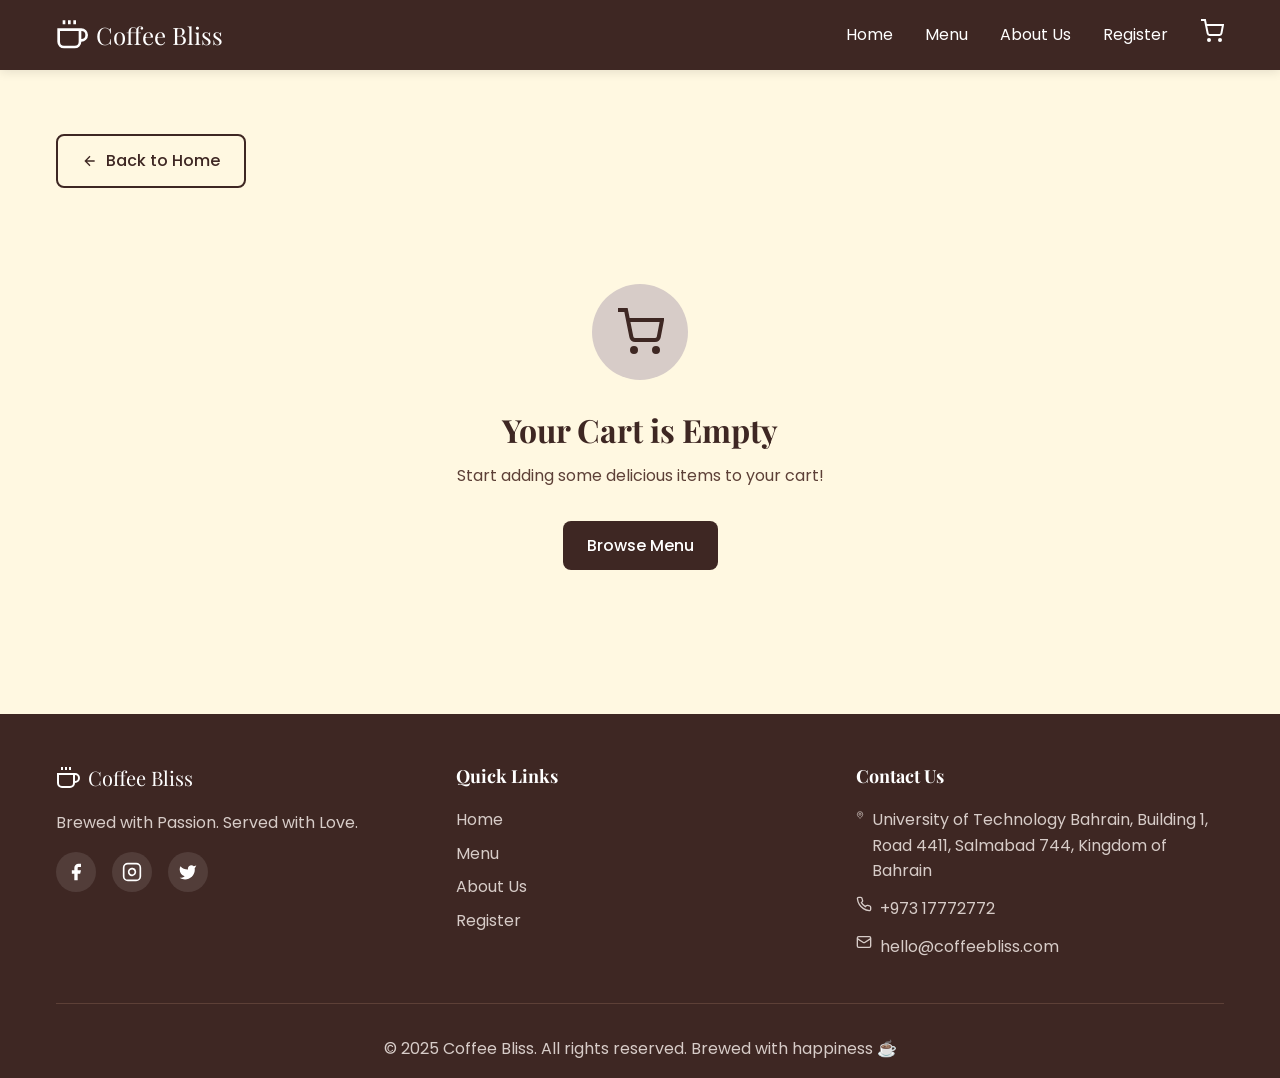
<file: cart.html>
<!DOCTYPE html>
<html lang="en">
<head>
    <meta charset="UTF-8">
    <meta name="viewport" content="width=device-width, initial-scale=1.0">
    <title>Shopping Cart - Coffee Bliss</title>
    <link rel="stylesheet" href="styles.css">
    <link href="https://fonts.googleapis.com/css2?family=Playfair+Display:wght@400;500;600;700&family=Poppins:wght@300;400;500;600;700&display=swap" rel="stylesheet">
</head>
<body>
    <!-- Navigation -->
    <nav class="navbar">
        <div class="container">
            <a href="index.html" class="logo">
                <svg class="icon" viewBox="0 0 24 24" fill="none" stroke="currentColor" stroke-width="2">
                    <path d="M18 8h1a4 4 0 0 1 0 8h-1M2 8h16v9a4 4 0 0 1-4 4H6a4 4 0 0 1-4-4V8zm4-7v3m4-3v3m4-3v3"/>
                </svg>
                <span class="logo-text">Coffee Bliss</span>
            </a>
            
            <div class="nav-links">
                <a href="index.html" class="nav-link">Home</a>
                <a href="menu.html" class="nav-link">Menu</a>
                <a href="about.html" class="nav-link">About Us</a>
                <a href="register.html" class="nav-link">Register</a>
                <a href="cart.html" class="cart-link active">
                    <svg class="icon" viewBox="0 0 24 24" fill="none" stroke="currentColor" stroke-width="2">
                        <circle cx="9" cy="21" r="1"/><circle cx="20" cy="21" r="1"/>
                        <path d="M1 1h4l2.68 13.39a2 2 0 0 0 2 1.61h9.72a2 2 0 0 0 2-1.61L23 6H6"/>
                    </svg>
                    <span class="cart-count" id="cartCount">0</span>
                </a>
            </div>
        </div>
    </nav>

    <!-- Main Content -->
    <main class="page-content">
        <div class="container">
            <a href="index.html" class="btn btn-outline mb-4">
                <svg class="icon-sm" viewBox="0 0 24 24" fill="none" stroke="currentColor" stroke-width="2">
                    <path d="m12 19-7-7 7-7m7 7H5"/>
                </svg>
                Back to Home
            </a>

            <!-- Empty Cart State -->
            <div id="emptyCart" class="empty-cart" style="display: none;">
                <div class="empty-icon">
                    <svg viewBox="0 0 24 24" fill="none" stroke="currentColor" stroke-width="2">
                        <circle cx="9" cy="21" r="1"/><circle cx="20" cy="21" r="1"/>
                        <path d="M1 1h4l2.68 13.39a2 2 0 0 0 2 1.61h9.72a2 2 0 0 0 2-1.61L23 6H6"/>
                    </svg>
                </div>
                <h1>Your Cart is Empty</h1>
                <p>Start adding some delicious items to your cart!</p>
                <a href="menu.html" class="btn btn-dark">Browse Menu</a>
            </div>

            <!-- Cart Content -->
            <div id="cartContent" class="cart-layout">
                <!-- Cart Items -->
                <div class="cart-items-section">
                    <div class="cart-header">
                        <h1>Shopping Cart (<span id="totalItems">0</span> items)</h1>
                        <button class="btn btn-outline-danger" onclick="clearCart()">Clear Cart</button>
                    </div>
                    <div id="cartItems" class="cart-items"></div>
                    <a href="menu.html" class="btn btn-outline mt-4">Continue Shopping</a>
                </div>

                <!-- Order Summary -->
                <div class="order-summary">
                    <h2>Order Summary</h2>
                    <div class="summary-details">
                        <div class="summary-row">
                            <span>Subtotal</span>
                            <span id="subtotal">0.00 BD</span>
                        </div>
                        <div class="summary-row">
                            <span>Delivery Fee</span>
                            <span>Free</span>
                        </div>
                        <div class="summary-row">
                            <span>Tax (5%)</span>
                            <span id="tax">0.00 BD</span>
                        </div>
                        <div class="summary-row total">
                            <span>Total</span>
                            <span id="total">0.00 BD</span>
                        </div>
                    </div>
                    <a href="checkout.html" class="btn btn-dark btn-block mb-3" id="checkoutBtn">Proceed to Checkout</a>
                    <div class="loyalty-info">
                        <p>☕ <strong>Loyalty Points:</strong> You'll earn <span id="loyaltyPoints">0</span> points with this order!</p>
                    </div>
                </div>
            </div>
        </div>
    </main>

    <!-- Footer -->
    <footer class="footer">
        <div class="container">
            <div class="footer-grid">
                <div class="footer-about">
                    <div class="footer-logo">
                        <svg class="icon" viewBox="0 0 24 24" fill="none" stroke="currentColor" stroke-width="2">
                            <path d="M18 8h1a4 4 0 0 1 0 8h-1M2 8h16v9a4 4 0 0 1-4 4H6a4 4 0 0 1-4-4V8zm4-7v3m4-3v3m4-3v3"/>
                        </svg>
                        <span>Coffee Bliss</span>
                    </div>
                    <p>Brewed with Passion. Served with Love.</p>
                    <div class="social-links">
                        <a href="#" onclick="openSocial('facebook'); return false;">
                            <svg viewBox="0 0 24 24" fill="currentColor">
                                <path d="M18 2h-3a5 5 0 0 0-5 5v3H7v4h3v8h4v-8h3l1-4h-4V7a1 1 0 0 1 1-1h3z"/>
                            </svg>
                        </a>
                        <a href="#" onclick="openSocial('instagram'); return false;">
                            <svg viewBox="0 0 24 24" fill="none" stroke="currentColor" stroke-width="2">
                                <rect width="20" height="20" x="2" y="2" rx="5" ry="5"/><path d="M16 11.37A4 4 0 1 1 12.63 8 4 4 0 0 1 16 11.37z"/><path d="M17.5 6.5h.01"/>
                            </svg>
                        </a>
                        <a href="#" onclick="openSocial('twitter'); return false;">
                            <svg viewBox="0 0 24 24" fill="currentColor">
                                <path d="M22 4s-.7 2.1-2 3.4c1.6 10-9.4 17.3-18 11.6 2.2.1 4.4-.6 6-2C3 15.5.5 9.6 3 5c2.2 2.6 5.6 4.1 9 4-.9-4.2 4-6.6 7-3.8 1.1 0 3-1.2 3-1.2z"/>
                            </svg>
                        </a>
                    </div>
                </div>

                <div class="footer-links">
                    <h3>Quick Links</h3>
                    <a href="index.html">Home</a>
                    <a href="menu.html">Menu</a>
                    <a href="about.html">About Us</a>
                    <a href="register.html">Register</a>
                </div>

                <div class="footer-contact">
                    <h3>Contact Us</h3>
                    <a href="https://www.google.com/maps/place/University+of+Technology+Bahrain/@26.2408448,50.5882459,17z" target="_blank" class="contact-item">
                        <svg class="icon-sm" viewBox="0 0 24 24" fill="none" stroke="currentColor" stroke-width="2">
                            <path d="M20 10c0 6-8 12-8 12s-8-6-8-12a8 8 0 0 1 16 0Z"/><circle cx="12" cy="10" r="3"/>
                        </svg>
                        <span>University of Technology Bahrain, Building 1, Road 4411, Salmabad 744, Kingdom of Bahrain</span>
                    </a>
                    <div class="contact-item">
                        <svg class="icon-sm" viewBox="0 0 24 24" fill="none" stroke="currentColor" stroke-width="2">
                            <path d="M22 16.92v3a2 2 0 0 1-2.18 2 19.79 19.79 0 0 1-8.63-3.07 19.5 19.5 0 0 1-6-6 19.79 19.79 0 0 1-3.07-8.67A2 2 0 0 1 4.11 2h3a2 2 0 0 1 2 1.72 12.84 12.84 0 0 0 .7 2.81 2 2 0 0 1-.45 2.11L8.09 9.91a16 16 0 0 0 6 6l1.27-1.27a2 2 0 0 1 2.11-.45 12.84 12.84 0 0 0 2.81.7A2 2 0 0 1 22 16.92z"/>
                        </svg>
                        <span>+973 17772772</span>
                    </div>
                    <a href="mailto:hello@coffeebliss.com" class="contact-item">
                        <svg class="icon-sm" viewBox="0 0 24 24" fill="none" stroke="currentColor" stroke-width="2">
                            <rect width="20" height="16" x="2" y="4" rx="2"/><path d="m22 7-8.97 5.7a1.94 1.94 0 0 1-2.06 0L2 7"/>
                        </svg>
                        <span>hello@coffeebliss.com</span>
                    </a>
                </div>
            </div>
            <div class="footer-bottom">
                <p>&copy; 2025 Coffee Bliss. All rights reserved. Brewed with happiness ☕</p>
            </div>
        </div>
    </footer>

    <!-- Toast Container -->
    <div id="toastContainer" class="toast-container"></div>

    <script src="cart.js"></script>
    <script src="toast.js"></script>
    <script>
        function loadCart() {
            const cartData = cart.getCart();
            const emptyCart = document.getElementById('emptyCart');
            const cartContent = document.getElementById('cartContent');
            const cartItems = document.getElementById('cartItems');
            
            if (cartData.length === 0) {
                emptyCart.style.display = 'flex';
                cartContent.style.display = 'none';
                return;
            }
            
            emptyCart.style.display = 'none';
            cartContent.style.display = 'grid';
            
            // Render cart items
            cartItems.innerHTML = cartData.map(item => `
                <div class="cart-item">
                    <img src="${item.image}" alt="${item.name}">
                    <div class="cart-item-details">
                        <h3>${item.name}</h3>
                        <p>${item.description}</p>
                        <div class="cart-item-actions">
                            <div class="quantity-controls">
                                <button class="quantity-btn" onclick="updateQuantity(${item.id}, ${item.quantity - 1})">
                                    <svg viewBox="0 0 24 24" fill="none" stroke="currentColor" stroke-width="2">
                                        <path d="M5 12h14"/>
                                    </svg>
                                </button>
                                <span>${item.quantity}</span>
                                <button class="quantity-btn" onclick="updateQuantity(${item.id}, ${item.quantity + 1})">
                                    <svg viewBox="0 0 24 24" fill="none" stroke="currentColor" stroke-width="2">
                                        <path d="M12 5v14m-7-7h14"/>
                                    </svg>
                                </button>
                            </div>
                            <div class="cart-item-price">
                                <span class="price">${(item.priceNumber * item.quantity).toFixed(2)} BD</span>
                                <button class="remove-btn" onclick="removeItem(${item.id})">
                                    <svg viewBox="0 0 24 24" fill="none" stroke="currentColor" stroke-width="2">
                                        <path d="M3 6h18M19 6v14c0 1-1 2-2 2H7c-1 0-2-1-2-2V6m3 0V4c0-1 1-2 2-2h4c1 0 2 1 2 2v2"/>
                                    </svg>
                                </button>
                            </div>
                        </div>
                    </div>
                </div>
            `).join('');
            
            updateSummary();
        }
        
        function updateSummary() {
            const subtotal = cart.getCartTotal();
            const tax = subtotal * 0.05;
            const total = subtotal + tax;
            const itemCount = cart.getCartCount();
            
            document.getElementById('subtotal').textContent = subtotal.toFixed(2) + ' BD';
            document.getElementById('tax').textContent = tax.toFixed(2) + ' BD';
            document.getElementById('total').textContent = total.toFixed(2) + ' BD';
            document.getElementById('totalItems').textContent = itemCount;
            document.getElementById('loyaltyPoints').textContent = itemCount;
        }
        
        function updateQuantity(itemId, quantity) {
            cart.updateQuantity(itemId, quantity);
            loadCart();
        }
        
        function removeItem(itemId) {
            cart.removeFromCart(itemId);
            showToast('Item removed from cart');
            loadCart();
        }
        
        function clearCart() {
            if (confirm('Are you sure you want to clear your cart?')) {
                cart.clearCart();
                showToast('Cart cleared');
                loadCart();
            }
        }
        
        document.addEventListener('DOMContentLoaded', () => {
            loadCart();
            updateCartCount();
        });

        window.addEventListener('cartUpdated', () => {
            loadCart();
        });

        function openSocial(platform) {
            const urls = {
                facebook: { app: 'fb://profile', web: 'https://www.facebook.com' },
                instagram: { app: 'instagram://user', web: 'https://www.instagram.com' },
                twitter: { app: 'twitter://user', web: 'https://www.twitter.com' }
            };
            
            const social = urls[platform];
            window.location.href = social.app;
            setTimeout(() => {
                window.open(social.web, '_blank');
            }, 500);
        }
    </script>
</body>
</html>
</file>
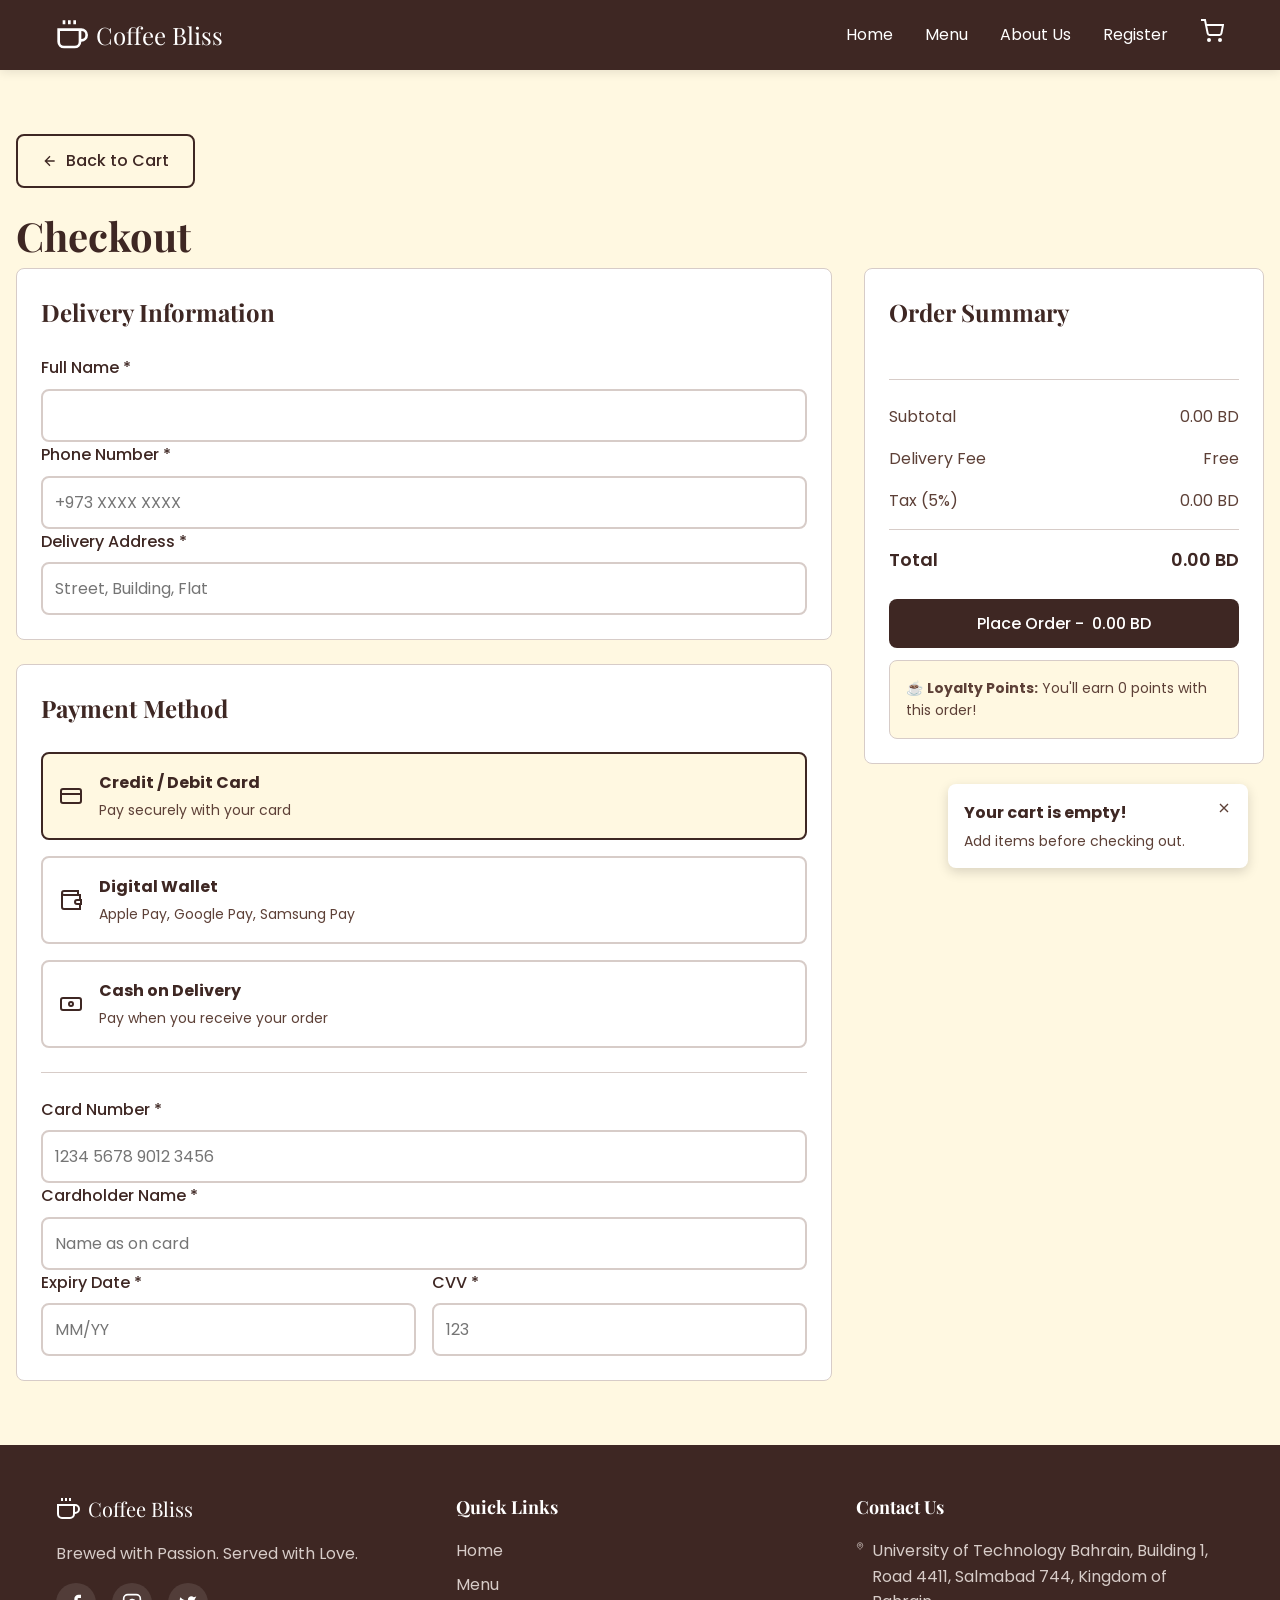
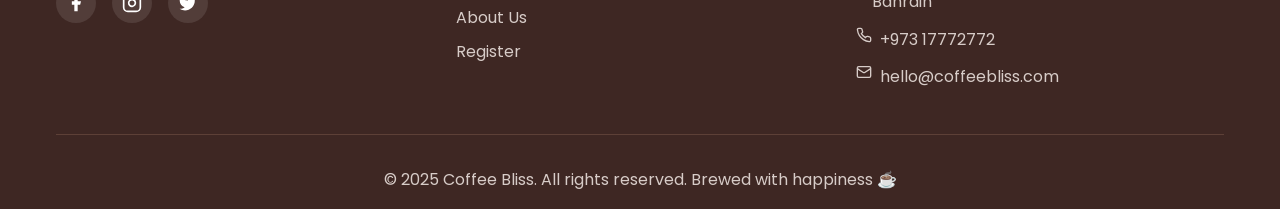
<file: checkout.html>
<!DOCTYPE html>
<html lang="en">
<head>
    <meta charset="UTF-8">
    <meta charset="UTF-8">
    <meta name="viewport" content="width=device-width, initial-scale=1.0">
    <title>Checkout - Coffee Bliss</title>
    <link rel="stylesheet" href="styles.css">
    <link href="https://fonts.googleapis.com/css2?family=Playfair+Display:wght@400;500;600;700&family=Poppins:wght@300;400;500;600;700&display=swap" rel="stylesheet">
</head>
<body>
    <!-- Navigation -->
    <nav class="navbar">
        <div class="container">
            <a href="index.html" class="logo">
                <svg class="icon" viewBox="0 0 24 24" fill="none" stroke="currentColor" stroke-width="2">
                    <path d="M18 8h1a4 4 0 0 1 0 8h-1M2 8h16v9a4 4 0 0 1-4 4H6a4 4 0 0 1-4-4V8zm4-7v3m4-3v3m4-3v3"/>
                </svg>
                <span class="logo-text">Coffee Bliss</span>
            </a>
            
            <div class="nav-links">
                <a href="index.html" class="nav-link">Home</a>
                <a href="menu.html" class="nav-link">Menu</a>
                <a href="about.html" class="nav-link">About Us</a>
                <a href="register.html" class="nav-link">Register</a>
                <a href="cart.html" class="cart-link">
                    <svg class="icon" viewBox="0 0 24 24" fill="none" stroke="currentColor" stroke-width="2">
                        <circle cx="9" cy="21" r="1"/><circle cx="20" cy="21" r="1"/>
                        <path d="M1 1h4l2.68 13.39a2 2 0 0 0 2 1.61h9.72a2 2 0 0 0 2-1.61L23 6H6"/>
                    </svg>
                    <span class="cart-count" id="cartCount">0</span>
                </a>
            </div>
        </div>
    </nav>

    <!-- Main Content -->
    <main class="page-content">
        <div class="container wide">
            <a href="cart.html" class="btn btn-outline mb-4">
                <svg class="icon-sm" viewBox="0 0 24 24" fill="none" stroke="currentColor" stroke-width="2">
                    <path d="m12 19-7-7 7-7m7 7H5"/>
                </svg>
                Back to Cart
            </a>

            <h1 class="page-title">Checkout</h1>

            <div class="checkout-layout">
                <!-- Checkout Form -->
                <div class="checkout-form-section">
                    <!-- Delivery Information -->
                    <div class="checkout-card">
                        <h2>Delivery Information</h2>
                        <form id="deliveryForm">
                            <div class="form-group">
                                <label for="fullName">Full Name *</label>
                                <input type="text" id="fullName" required>
                            </div>
                            <div class="form-group">
                                <label for="phone">Phone Number *</label>
                                <input type="tel" id="phone" placeholder="+973 XXXX XXXX" required>
                            </div>
                            <div class="form-group">
                                <label for="address">Delivery Address *</label>
                                <input type="text" id="address" placeholder="Street, Building, Flat" required>
                            </div>
                        </form>
                    </div>

                    <!-- Payment Method -->
                    <div class="checkout-card">
                        <h2>Payment Method</h2>
                        <div class="payment-methods">
                            <label class="payment-option active" data-method="card">
                                <input type="radio" name="paymentMethod" value="card" checked>
                                <div class="payment-option-content">
                                    <svg class="icon" viewBox="0 0 24 24" fill="none" stroke="currentColor" stroke-width="2">
                                        <rect width="20" height="14" x="2" y="5" rx="2"/><path d="M2 10h20"/>
                                    </svg>
                                    <div>
                                        <strong>Credit / Debit Card</strong>
                                        <p>Pay securely with your card</p>
                                    </div>
                                </div>
                            </label>

                            <label class="payment-option" data-method="wallet">
                                <input type="radio" name="paymentMethod" value="wallet">
                                <div class="payment-option-content">
                                    <svg class="icon" viewBox="0 0 24 24" fill="none" stroke="currentColor" stroke-width="2">
                                        <path d="M21 12V7H5a2 2 0 0 1 0-4h14v4"/><path d="M3 5v14a2 2 0 0 0 2 2h16v-5"/><path d="M18 12a2 2 0 0 0 0 4h4v-4Z"/>
                                    </svg>
                                    <div>
                                        <strong>Digital Wallet</strong>
                                        <p>Apple Pay, Google Pay, Samsung Pay</p>
                                    </div>
                                </div>
                            </label>

                            <label class="payment-option" data-method="cash">
                                <input type="radio" name="paymentMethod" value="cash">
                                <div class="payment-option-content">
                                    <svg class="icon" viewBox="0 0 24 24" fill="none" stroke="currentColor" stroke-width="2">
                                        <rect width="20" height="12" x="2" y="6" rx="2"/><circle cx="12" cy="12" r="2"/><path d="M6 12h.01M18 12h.01"/>
                                    </svg>
                                    <div>
                                        <strong>Cash on Delivery</strong>
                                        <p>Pay when you receive your order</p>
                                    </div>
                                </div>
                            </label>
                        </div>

                        <!-- Card Details Form -->
                        <div id="cardDetails" class="card-details">
                            <div class="form-group">
                                <label for="cardNumber">Card Number *</label>
                                <input type="text" id="cardNumber" placeholder="1234 5678 9012 3456" maxlength="19">
                            </div>
                            <div class="form-group">
                                <label for="cardName">Cardholder Name *</label>
                                <input type="text" id="cardName" placeholder="Name as on card">
                            </div>
                            <div class="form-row">
                                <div class="form-group">
                                    <label for="expiryDate">Expiry Date *</label>
                                    <input type="text" id="expiryDate" placeholder="MM/YY" maxlength="5">
                                </div>
                                <div class="form-group">
                                    <label for="cvv">CVV *</label>
                                    <input type="password" id="cvv" placeholder="123" maxlength="3">
                                </div>
                            </div>
                        </div>

                        <!-- Wallet Info -->
                        <div id="walletInfo" class="payment-info" style="display: none;">
                            <p>You will be redirected to complete your payment securely through your preferred digital wallet.</p>
                        </div>

                        <!-- Cash Info -->
                        <div id="cashInfo" class="payment-info" style="display: none;">
                            <p>Please have the exact amount ready. Our delivery person will collect the payment upon delivery.</p>
                        </div>
                    </div>
                </div>

                <!-- Order Summary -->
                <div class="checkout-summary">
                    <div class="checkout-card sticky">
                        <h2>Order Summary</h2>
                        <div id="orderItems" class="order-items"></div>
                        <div class="summary-details">
                            <div class="summary-row">
                                <span>Subtotal</span>
                                <span id="subtotal">0.00 BD</span>
                            </div>
                            <div class="summary-row">
                                <span>Delivery Fee</span>
                                <span>Free</span>
                            </div>
                            <div class="summary-row">
                                <span>Tax (5%)</span>
                                <span id="tax">0.00 BD</span>
                            </div>
                            <div class="summary-row total">
                                <span>Total</span>
                                <span id="total">0.00 BD</span>
                            </div>
                        </div>
                        <button class="btn btn-dark btn-block mb-3" onclick="placeOrder()">
                            Place Order - <span id="totalPrice">0.00 BD</span>
                        </button>
                        <div class="loyalty-info">
                            <p>☕ <strong>Loyalty Points:</strong> You'll earn <span id="loyaltyPoints">0</span> points with this order!</p>
                        </div>
                    </div>
                </div>
            </div>
        </div>
    </main>

    <!-- Footer -->
    <footer class="footer">
        <div class="container">
            <div class="footer-grid">
                <div class="footer-about">
                    <div class="footer-logo">
                        <svg class="icon" viewBox="0 0 24 24" fill="none" stroke="currentColor" stroke-width="2">
                            <path d="M18 8h1a4 4 0 0 1 0 8h-1M2 8h16v9a4 4 0 0 1-4 4H6a4 4 0 0 1-4-4V8zm4-7v3m4-3v3m4-3v3"/>
                        </svg>
                        <span>Coffee Bliss</span>
                    </div>
                    <p>Brewed with Passion. Served with Love.</p>
                    <div class="social-links">
                        <a href="#" onclick="openSocial('facebook'); return false;">
                            <svg viewBox="0 0 24 24" fill="currentColor">
                                <path d="M18 2h-3a5 5 0 0 0-5 5v3H7v4h3v8h4v-8h3l1-4h-4V7a1 1 0 0 1 1-1h3z"/>
                            </svg>
                        </a>
                        <a href="#" onclick="openSocial('instagram'); return false;">
                            <svg viewBox="0 0 24 24" fill="none" stroke="currentColor" stroke-width="2">
                                <rect width="20" height="20" x="2" y="2" rx="5" ry="5"/><path d="M16 11.37A4 4 0 1 1 12.63 8 4 4 0 0 1 16 11.37z"/><path d="M17.5 6.5h.01"/>
                            </svg>
                        </a>
                        <a href="#" onclick="openSocial('twitter'); return false;">
                            <svg viewBox="0 0 24 24" fill="currentColor">
                                <path d="M22 4s-.7 2.1-2 3.4c1.6 10-9.4 17.3-18 11.6 2.2.1 4.4-.6 6-2C3 15.5.5 9.6 3 5c2.2 2.6 5.6 4.1 9 4-.9-4.2 4-6.6 7-3.8 1.1 0 3-1.2 3-1.2z"/>
                            </svg>
                        </a>
                    </div>
                </div>

                <div class="footer-links">
                    <h3>Quick Links</h3>
                    <a href="index.html">Home</a>
                    <a href="menu.html">Menu</a>
                    <a href="about.html">About Us</a>
                    <a href="register.html">Register</a>
                </div>

                <div class="footer-contact">
                    <h3>Contact Us</h3>
                    <a href="https://www.google.com/maps/place/University+of+Technology+Bahrain/@26.2408448,50.5882459,17z" target="_blank" class="contact-item">
                        <svg class="icon-sm" viewBox="0 0 24 24" fill="none" stroke="currentColor" stroke-width="2">
                            <path d="M20 10c0 6-8 12-8 12s-8-6-8-12a8 8 0 0 1 16 0Z"/><circle cx="12" cy="10" r="3"/>
                        </svg>
                        <span>University of Technology Bahrain, Building 1, Road 4411, Salmabad 744, Kingdom of Bahrain</span>
                    </a>
                    <div class="contact-item">
                        <svg class="icon-sm" viewBox="0 0 24 24" fill="none" stroke="currentColor" stroke-width="2">
                            <path d="M22 16.92v3a2 2 0 0 1-2.18 2 19.79 19.79 0 0 1-8.63-3.07 19.5 19.5 0 0 1-6-6 19.79 19.79 0 0 1-3.07-8.67A2 2 0 0 1 4.11 2h3a2 2 0 0 1 2 1.72 12.84 12.84 0 0 0 .7 2.81 2 2 0 0 1-.45 2.11L8.09 9.91a16 16 0 0 0 6 6l1.27-1.27a2 2 0 0 1 2.11-.45 12.84 12.84 0 0 0 2.81.7A2 2 0 0 1 22 16.92z"/>
                        </svg>
                        <span>+973 17772772</span>
                    </div>
                    <a href="mailto:hello@coffeebliss.com" class="contact-item">
                        <svg class="icon-sm" viewBox="0 0 24 24" fill="none" stroke="currentColor" stroke-width="2">
                            <rect width="20" height="16" x="2" y="4" rx="2"/><path d="m22 7-8.97 5.7a1.94 1.94 0 0 1-2.06 0L2 7"/>
                        </svg>
                        <span>hello@coffeebliss.com</span>
                    </a>
                </div>
            </div>
            <div class="footer-bottom">
                <p>&copy; 2025 Coffee Bliss. All rights reserved. Brewed with happiness ☕</p>
            </div>
        </div>
    </footer>

    <!-- Success Modal -->
    <div id="successModal" class="modal">
        <div class="modal-content success-modal">
            <div class="success-icon">
                <svg viewBox="0 0 24 24" fill="none" stroke="currentColor" stroke-width="2">
                    <path d="M12 22c5.523 0 10-4.477 10-10S17.523 2 12 2 2 6.477 2 12s4.477 10 10 10z"/>
                    <path d="m9 12 2 2 4-4"/>
                </svg>
            </div>
            <h2>Order Placed Successfully! 🎉</h2>
            <div id="successMessage"></div>
        </div>
    </div>

    <!-- Toast Container -->
    <div id="toastContainer" class="toast-container"></div>

    <script src="cart.js"></script>
    <script src="toast.js"></script>
    <script>
        let currentPaymentMethod = 'card';

        function loadCheckout() {
            const cartData = cart.getCart();
            
            if (cartData.length === 0) {
                showToast('Your cart is empty!', 'Add items before checking out.');
                setTimeout(() => window.location.href = 'menu.html', 2000);
                return;
            }
            
            // Load order items
            const orderItems = document.getElementById('orderItems');
            orderItems.innerHTML = cartData.map(item => `
                <div class="order-item">
                    <span>${item.name} x${item.quantity}</span>
                    <span>${(item.priceNumber * item.quantity).toFixed(2)} BD</span>
                </div>
            `).join('');
            
            updateSummary();
        }
        
        function updateSummary() {
            const subtotal = cart.getCartTotal();
            const tax = subtotal * 0.05;
            const total = subtotal + tax;
            const itemCount = cart.getCartCount();
            
            document.getElementById('subtotal').textContent = subtotal.toFixed(2) + ' BD';
            document.getElementById('tax').textContent = tax.toFixed(2) + ' BD';
            document.getElementById('total').textContent = total.toFixed(2) + ' BD';
            document.getElementById('totalPrice').textContent = total.toFixed(2) + ' BD';
            document.getElementById('loyaltyPoints').textContent = itemCount;
        }
        
        // Payment method switching
        document.querySelectorAll('.payment-option').forEach(option => {
            option.addEventListener('click', function() {
                document.querySelectorAll('.payment-option').forEach(opt => opt.classList.remove('active'));
                this.classList.add('active');
                
                const method = this.dataset.method;
                currentPaymentMethod = method;
                
                document.getElementById('cardDetails').style.display = method === 'card' ? 'block' : 'none';
                document.getElementById('walletInfo').style.display = method === 'wallet' ? 'block' : 'none';
                document.getElementById('cashInfo').style.display = method === 'cash' ? 'block' : 'none';
            });
        });
        
        // Card number formatting
        document.getElementById('cardNumber')?.addEventListener('input', function(e) {
            let value = e.target.value.replace(/\s/g, '');
            let formatted = value.match(/.{1,4}/g)?.join(' ') || value;
            e.target.value = formatted.slice(0, 19);
        });
        
        // Expiry date formatting
        document.getElementById('expiryDate')?.addEventListener('input', function(e) {
            let value = e.target.value.replace(/\//g, '');
            if (value.length >= 2) {
                e.target.value = value.slice(0, 2) + '/' + value.slice(2, 4);
            } else {
                e.target.value = value;
            }
        });
        
        // CVV input
        document.getElementById('cvv')?.addEventListener('input', function(e) {
            e.target.value = e.target.value.replace(/\D/g, '').slice(0, 3);
        });
        
        function placeOrder() {
            const fullName = document.getElementById('fullName').value.trim();
            const phone = document.getElementById('phone').value.trim();
            const address = document.getElementById('address').value.trim();
            
            if (!fullName) {
                showToast('Error', 'Please enter your full name');
                return;
            }
            if (!phone) {
                showToast('Error', 'Please enter your phone number');
                return;
            }
            if (!address) {
                showToast('Error', 'Please enter your delivery address');
                return;
            }
            
            if (currentPaymentMethod === 'card') {
                const cardNumber = document.getElementById('cardNumber').value.replace(/\s/g, '');
                const cardName = document.getElementById('cardName').value.trim();
                const expiryDate = document.getElementById('expiryDate').value;
                const cvv = document.getElementById('cvv').value;
                
                if (cardNumber.length !== 16) {
                    showToast('Error', 'Please enter a valid 16-digit card number');
                    return;
                }
                if (!cardName) {
                    showToast('Error', 'Please enter the cardholder name');
                    return;
                }
                if (expiryDate.length !== 5) {
                    showToast('Error', 'Please enter a valid expiry date (MM/YY)');
                    return;
                }
                if (cvv.length !== 3) {
                    showToast('Error', 'Please enter a valid 3-digit CVV');
                    return;
                }
            }
            
            // Simulate payment processing
            showToast('Processing payment...', 'Please wait...');
            
            setTimeout(() => {
                const total = (cart.getCartTotal() * 1.05).toFixed(2);
                const itemCount = cart.getCartCount();
                const paymentMethodText = currentPaymentMethod === 'card' ? 'Card' : 
                                         currentPaymentMethod === 'wallet' ? 'Digital Wallet' : 
                                         'Cash on Delivery';
                
                document.getElementById('successMessage').innerHTML = `
                    <p>Thank you for your order! Your delicious coffee will be prepared shortly.</p>
                    <p><strong>Order Details:</strong></p>
                    <p>Total: ${total} BD<br>
                    Payment Method: ${paymentMethodText}</p>
                    <p>You've earned ${itemCount} loyalty points!</p>
                `;
                
                document.getElementById('successModal').classList.add('show');
                
                setTimeout(() => {
                    cart.clearCart();
                    window.location.href = 'index.html';
                }, 3000);
            }, 2000);
        }
        
        document.addEventListener('DOMContentLoaded', () => {
            loadCheckout();
            updateCartCount();
        });

        function openSocial(platform) {
            const urls = {
                facebook: { app: 'fb://profile', web: 'https://www.facebook.com' },
                instagram: { app: 'instagram://user', web: 'https://www.instagram.com' },
                twitter: { app: 'twitter://user', web: 'https://www.twitter.com' }
            };
            
            const social = urls[platform];
            window.location.href = social.app;
            setTimeout(() => {
                window.open(social.web, '_blank');
            }, 500);
        }
    </script>
</body>
</html>
</file>
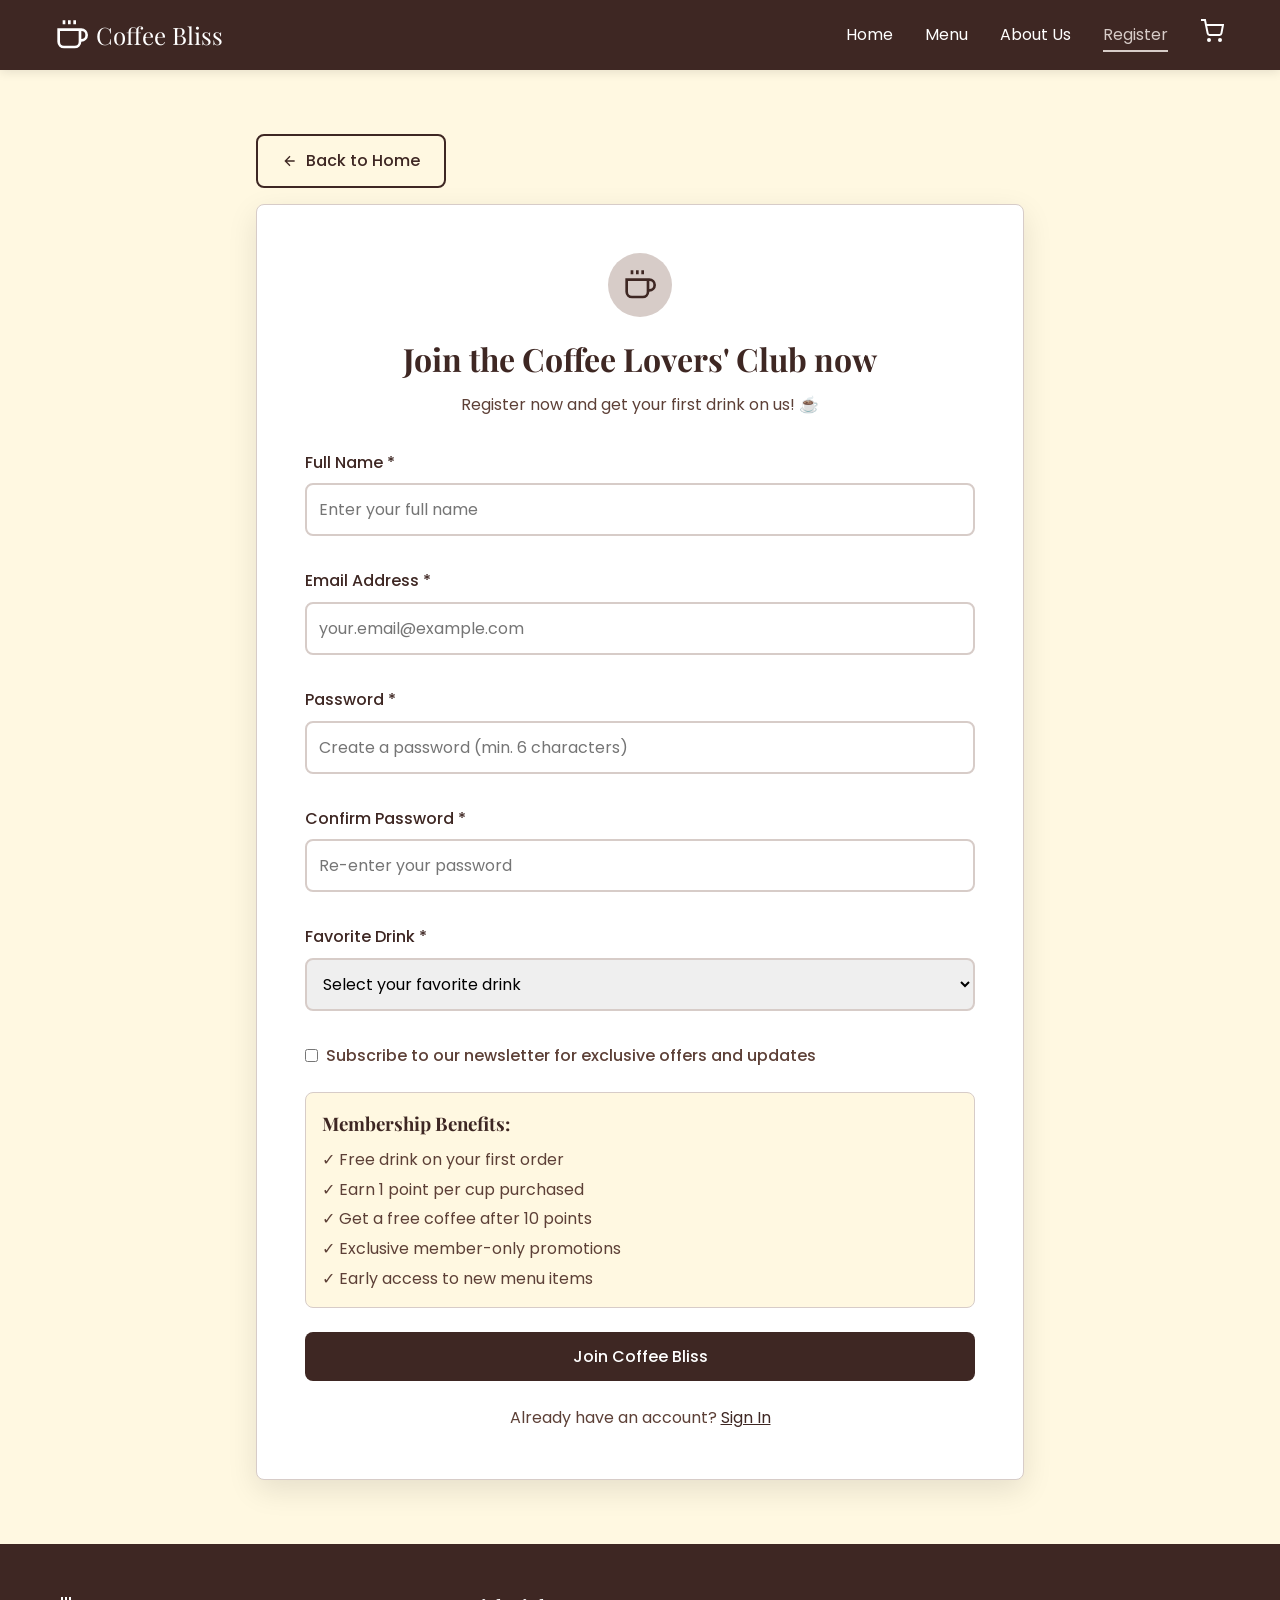
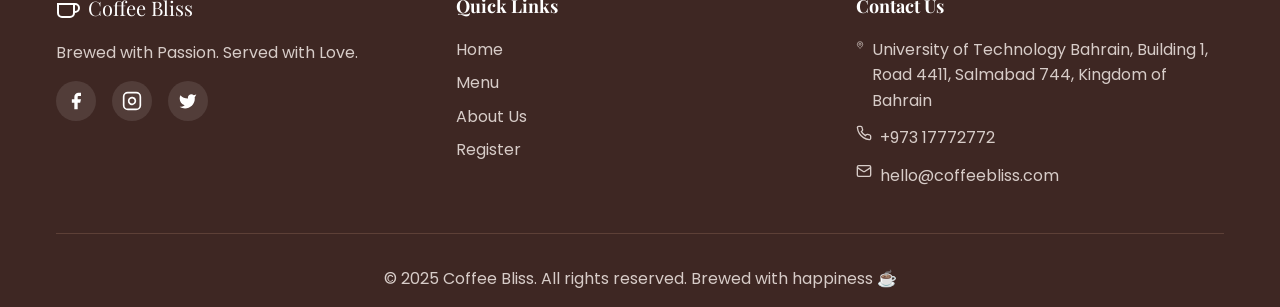
<file: register.html>
<!DOCTYPE html>
<html lang="en">
<head>
    <meta charset="UTF-8">
    <meta name="viewport" content="width=device-width, initial-scale=1.0">
    <title>Register - Coffee Bliss</title>
    <link rel="stylesheet" href="styles.css">
    <link href="https://fonts.googleapis.com/css2?family=Playfair+Display:wght@400;500;600;700&family=Poppins:wght@300;400;500;600;700&display=swap" rel="stylesheet">
</head>
<body>
    <!-- Navigation -->
    <nav class="navbar">
        <div class="container">
            <a href="index.html" class="logo">
                <svg class="icon" viewBox="0 0 24 24" fill="none" stroke="currentColor" stroke-width="2">
                    <path d="M18 8h1a4 4 0 0 1 0 8h-1M2 8h16v9a4 4 0 0 1-4 4H6a4 4 0 0 1-4-4V8zm4-7v3m4-3v3m4-3v3"/>
                </svg>
                <span class="logo-text">Coffee Bliss</span>
            </a>
            
            <div class="nav-links">
                <a href="index.html" class="nav-link">Home</a>
                <a href="menu.html" class="nav-link">Menu</a>
                <a href="about.html" class="nav-link">About Us</a>
                <a href="register.html" class="nav-link active">Register</a>
                <a href="cart.html" class="cart-link">
                    <svg class="icon" viewBox="0 0 24 24" fill="none" stroke="currentColor" stroke-width="2">
                        <circle cx="9" cy="21" r="1"/><circle cx="20" cy="21" r="1"/>
                        <path d="M1 1h4l2.68 13.39a2 2 0 0 0 2 1.61h9.72a2 2 0 0 0 2-1.61L23 6H6"/>
                    </svg>
                    <span class="cart-count" id="cartCount">0</span>
                </a>
            </div>
        </div>
    </nav>

    <!-- Main Content -->
    <main class="page-content">
        <div class="container narrow">
            <a href="index.html" class="btn btn-outline mb-4">
                <svg class="icon-sm" viewBox="0 0 24 24" fill="none" stroke="currentColor" stroke-width="2">
                    <path d="m12 19-7-7 7-7m7 7H5"/>
                </svg>
                Back to Home
            </a>

            <div class="register-card">
                <div class="register-header">
                    <div class="register-icon">
                        <svg viewBox="0 0 24 24" fill="none" stroke="currentColor" stroke-width="2">
                            <path d="M18 8h1a4 4 0 0 1 0 8h-1M2 8h16v9a4 4 0 0 1-4 4H6a4 4 0 0 1-4-4V8zm4-7v3m4-3v3m4-3v3"/>
                        </svg>
                    </div>
                    <h1>Join the Coffee Lovers' Club now</h1>
                    <p>Register now and get your first drink on us! ☕</p>
                </div>

                <form id="registerForm" class="register-form">
                    <div class="form-group">
                        <label for="fullName">Full Name *</label>
                        <input type="text" id="fullName" name="fullName" placeholder="Enter your full name" required>
                        <span class="error-message" id="fullNameError"></span>
                    </div>

                    <div class="form-group">
                        <label for="email">Email Address *</label>
                        <input type="email" id="email" name="email" placeholder="your.email@example.com" required>
                        <span class="error-message" id="emailError"></span>
                    </div>

                    <div class="form-group">
                        <label for="password">Password *</label>
                        <input type="password" id="password" name="password" placeholder="Create a password (min. 6 characters)" required>
                        <span class="error-message" id="passwordError"></span>
                    </div>

                    <div class="form-group">
                        <label for="confirmPassword">Confirm Password *</label>
                        <input type="password" id="confirmPassword" name="confirmPassword" placeholder="Re-enter your password" required>
                        <span class="error-message" id="confirmPasswordError"></span>
                    </div>

                    <div class="form-group">
                        <label for="favoriteDrink">Favorite Drink *</label>
                        <select id="favoriteDrink" name="favoriteDrink" required>
                            <option value="">Select your favorite drink</option>
                            <option value="latte">Latte</option>
                            <option value="espresso">Espresso</option>
                            <option value="cappuccino">Cappuccino</option>
                            <option value="mocha">Mocha</option>
                            <option value="iced-coffee">Iced Coffee</option>
                            <option value="americano">Americano</option>
                            <option value="flat-white">Flat White</option>
                            <option value="macchiato">Macchiato</option>
                        </select>
                        <span class="error-message" id="favoriteDrinkError"></span>
                    </div>

                    <div class="form-group checkbox-group">
                        <input type="checkbox" id="newsletter" name="newsletter">
                        <label for="newsletter">Subscribe to our newsletter for exclusive offers and updates</label>
                    </div>

                    <div class="benefits-card">
                        <h3>Membership Benefits:</h3>
                        <ul>
                            <li>✓ Free drink on your first order</li>
                            <li>✓ Earn 1 point per cup purchased</li>
                            <li>✓ Get a free coffee after 10 points</li>
                            <li>✓ Exclusive member-only promotions</li>
                            <li>✓ Early access to new menu items</li>
                        </ul>
                    </div>

                    <button type="submit" class="btn btn-dark btn-block">Join Coffee Bliss</button>

                    <p class="form-footer">
                        Already have an account? <a href="#" class="link">Sign In</a>
                    </p>
                </form>
            </div>
        </div>
    </main>

    <!-- Footer -->
    <footer class="footer">
        <div class="container">
            <div class="footer-grid">
                <div class="footer-about">
                    <div class="footer-logo">
                        <svg class="icon" viewBox="0 0 24 24" fill="none" stroke="currentColor" stroke-width="2">
                            <path d="M18 8h1a4 4 0 0 1 0 8h-1M2 8h16v9a4 4 0 0 1-4 4H6a4 4 0 0 1-4-4V8zm4-7v3m4-3v3m4-3v3"/>
                        </svg>
                        <span>Coffee Bliss</span>
                    </div>
                    <p>Brewed with Passion. Served with Love.</p>
                    <div class="social-links">
                        <a href="#" onclick="openSocial('facebook'); return false;">
                            <svg viewBox="0 0 24 24" fill="currentColor">
                                <path d="M18 2h-3a5 5 0 0 0-5 5v3H7v4h3v8h4v-8h3l1-4h-4V7a1 1 0 0 1 1-1h3z"/>
                            </svg>
                        </a>
                        <a href="#" onclick="openSocial('instagram'); return false;">
                            <svg viewBox="0 0 24 24" fill="none" stroke="currentColor" stroke-width="2">
                                <rect width="20" height="20" x="2" y="2" rx="5" ry="5"/><path d="M16 11.37A4 4 0 1 1 12.63 8 4 4 0 0 1 16 11.37z"/><path d="M17.5 6.5h.01"/>
                            </svg>
                        </a>
                        <a href="#" onclick="openSocial('twitter'); return false;">
                            <svg viewBox="0 0 24 24" fill="currentColor">
                                <path d="M22 4s-.7 2.1-2 3.4c1.6 10-9.4 17.3-18 11.6 2.2.1 4.4-.6 6-2C3 15.5.5 9.6 3 5c2.2 2.6 5.6 4.1 9 4-.9-4.2 4-6.6 7-3.8 1.1 0 3-1.2 3-1.2z"/>
                            </svg>
                        </a>
                    </div>
                </div>

                <div class="footer-links">
                    <h3>Quick Links</h3>
                    <a href="index.html">Home</a>
                    <a href="menu.html">Menu</a>
                    <a href="about.html">About Us</a>
                    <a href="register.html">Register</a>
                </div>

                <div class="footer-contact">
                    <h3>Contact Us</h3>
                    <a href="https://www.google.com/maps/place/University+of+Technology+Bahrain/@26.2408448,50.5882459,17z" target="_blank" class="contact-item">
                        <svg class="icon-sm" viewBox="0 0 24 24" fill="none" stroke="currentColor" stroke-width="2">
                            <path d="M20 10c0 6-8 12-8 12s-8-6-8-12a8 8 0 0 1 16 0Z"/><circle cx="12" cy="10" r="3"/>
                        </svg>
                        <span>University of Technology Bahrain, Building 1, Road 4411, Salmabad 744, Kingdom of Bahrain</span>
                    </a>
                    <div class="contact-item">
                        <svg class="icon-sm" viewBox="0 0 24 24" fill="none" stroke="currentColor" stroke-width="2">
                            <path d="M22 16.92v3a2 2 0 0 1-2.18 2 19.79 19.79 0 0 1-8.63-3.07 19.5 19.5 0 0 1-6-6 19.79 19.79 0 0 1-3.07-8.67A2 2 0 0 1 4.11 2h3a2 2 0 0 1 2 1.72 12.84 12.84 0 0 0 .7 2.81 2 2 0 0 1-.45 2.11L8.09 9.91a16 16 0 0 0 6 6l1.27-1.27a2 2 0 0 1 2.11-.45 12.84 12.84 0 0 0 2.81.7A2 2 0 0 1 22 16.92z"/>
                        </svg>
                        <span>+973 17772772</span>
                    </div>
                    <a href="mailto:hello@coffeebliss.com" class="contact-item">
                        <svg class="icon-sm" viewBox="0 0 24 24" fill="none" stroke="currentColor" stroke-width="2">
                            <rect width="20" height="16" x="2" y="4" rx="2"/><path d="m22 7-8.97 5.7a1.94 1.94 0 0 1-2.06 0L2 7"/>
                        </svg>
                        <span>hello@coffeebliss.com</span>
                    </a>
                </div>
            </div>
            <div class="footer-bottom">
                <p>&copy; 2025 Coffee Bliss. All rights reserved. Brewed with happiness ☕</p>
            </div>
        </div>
    </footer>

    <!-- Success Modal -->
    <div id="successModal" class="modal">
        <div class="modal-content success-modal">
            <div class="success-icon">
                <svg viewBox="0 0 24 24" fill="none" stroke="currentColor" stroke-width="2">
                    <path d="M12 22c5.523 0 10-4.477 10-10S17.523 2 12 2 2 6.477 2 12s4.477 10 10 10z"/>
                    <path d="m9 12 2 2 4-4"/>
                </svg>
            </div>
            <h2>Welcome to Coffee Bliss! 🎉</h2>
            <div id="successMessage"></div>
            <div class="modal-buttons">
                <a href="menu.html" class="btn btn-primary">Browse Menu</a>
                <a href="index.html" class="btn btn-outline">Go to Home</a>
            </div>
        </div>
    </div>

    <script src="cart.js"></script>
    <script>
        document.addEventListener('DOMContentLoaded', () => {
            updateCartCount();
            
            const form = document.getElementById('registerForm');
            form.addEventListener('submit', handleSubmit);
        });

        function handleSubmit(e) {
            e.preventDefault();
            
            // Clear previous errors
            document.querySelectorAll('.error-message').forEach(el => el.textContent = '');
            document.querySelectorAll('input, select').forEach(el => el.classList.remove('error'));
            
            // Get form data
            const formData = {
                fullName: document.getElementById('fullName').value.trim(),
                email: document.getElementById('email').value.trim(),
                password: document.getElementById('password').value,
                confirmPassword: document.getElementById('confirmPassword').value,
                favoriteDrink: document.getElementById('favoriteDrink').value,
                newsletter: document.getElementById('newsletter').checked
            };
            
            let isValid = true;
            
            // Validation
            if (!formData.fullName) {
                showError('fullName', 'Full name is required');
                isValid = false;
            }
            
            if (!formData.email) {
                showError('email', 'Email is required');
                isValid = false;
            } else if (!/\S+@\S+\.\S+/.test(formData.email)) {
                showError('email', 'Email is invalid');
                isValid = false;
            }
            
            if (!formData.password) {
                showError('password', 'Password is required');
                isValid = false;
            } else if (formData.password.length < 6) {
                showError('password', 'Password must be at least 6 characters');
                isValid = false;
            }
            
            if (!formData.confirmPassword) {
                showError('confirmPassword', 'Please confirm your password');
                isValid = false;
            } else if (formData.password !== formData.confirmPassword) {
                showError('confirmPassword', 'Passwords do not match');
                isValid = false;
            }
            
            if (!formData.favoriteDrink) {
                showError('favoriteDrink', 'Please select your favorite drink');
                isValid = false;
            }
            
            if (isValid) {
                showSuccessModal(formData);
            }
        }
        
        function showError(fieldId, message) {
            const errorEl = document.getElementById(fieldId + 'Error');
            const inputEl = document.getElementById(fieldId);
            
            if (errorEl) errorEl.textContent = message;
            if (inputEl) inputEl.classList.add('error');
        }
        
        function showSuccessModal(formData) {
            const modal = document.getElementById('successModal');
            const message = document.getElementById('successMessage');
            
            message.innerHTML = `
                <p>Thank you for joining our community, <strong>${formData.fullName}</strong>!</p>
                <p>A confirmation email has been sent to <strong>${formData.email}</strong>.</p>
                <p class="highlight">Your first ${formData.favoriteDrink} is on us! ☕</p>
            `;
            
            modal.classList.add('show');
            
            // Reset form
            document.getElementById('registerForm').reset();
        }

        function openSocial(platform) {
            const urls = {
                facebook: { app: 'fb://profile', web: 'https://www.facebook.com' },
                instagram: { app: 'instagram://user', web: 'https://www.instagram.com' },
                twitter: { app: 'twitter://user', web: 'https://www.twitter.com' }
            };
            
            const social = urls[platform];
            window.location.href = social.app;
            setTimeout(() => {
                window.open(social.web, '_blank');
            }, 500);
        }
    </script>
</body>
</html>
</file>
<file: styles.css>
/* ========================================
   Global Styles & Reset
   ======================================== */
* {
    margin: 0;
    padding: 0;
    box-sizing: border-box;
}

:root {
    --brown: #3E2723;
    --beige: #D7CCC8;
    --cream: #FFF8E1;
    --dark-brown: #5D4037;
    --light-beige: #BCAAA4;
    
    --font-display: 'Playfair Display', serif;
    --font-body: 'Poppins', sans-serif;
}

body {
    font-family: var(--font-body);
    background-color: var(--cream);
    color: var(--dark-brown);
    line-height: 1.6;
    min-height: 100vh;
    display: flex;
    flex-direction: column;
}

h1, h2, h3 {
    font-family: var(--font-display);
}

img {
    max-width: 100%;
    display: block;
}

a {
    text-decoration: none;
    color: inherit;
}

/* ========================================
   Container & Layout
   ======================================== */
.container {
    max-width: 1200px;
    margin: 0 auto;
    padding: 0 1rem;
}

.container.narrow {
    max-width: 800px;
}

.container.wide {
    max-width: 1400px;
}

main {
    flex: 1;
}

/* ========================================
   Navigation Bar
   ======================================== */
.navbar {
    background-color: var(--brown);
    color: white;
    position: sticky;
    top: 0;
    z-index: 100;
    box-shadow: 0 2px 10px rgba(0,0,0,0.1);
}

.navbar .container {
    display: flex;
    align-items: center;
    justify-content: space-between;
    padding: 1rem;
}

.logo {
    display: flex;
    align-items: center;
    gap: 0.5rem;
    font-size: 1.5rem;
    font-family: var(--font-display);
    transition: opacity 0.3s;
}

.logo:hover {
    opacity: 0.8;
}

.logo .icon {
    width: 2rem;
    height: 2rem;
}

.nav-links {
    display: flex;
    align-items: center;
    gap: 2rem;
}

.nav-link {
    position: relative;
    transition: color 0.3s;
}

.nav-link:hover,
.nav-link.active {
    color: var(--beige);
}

.nav-link.active::after {
    content: '';
    position: absolute;
    bottom: -0.25rem;
    left: 0;
    right: 0;
    height: 2px;
    background-color: var(--beige);
}

.cart-link {
    position: relative;
    transition: color 0.3s;
}

.cart-link:hover {
    color: var(--beige);
}

.cart-link .icon {
    width: 1.5rem;
    height: 1.5rem;
}

.cart-count {
    position: absolute;
    top: -0.5rem;
    right: -0.5rem;
    background-color: var(--beige);
    color: var(--brown);
    border-radius: 50%;
    width: 1.25rem;
    height: 1.25rem;
    display: none;
    align-items: center;
    justify-content: center;
    font-size: 0.75rem;
    font-weight: 600;
}

/* ========================================
   Icons
   ======================================== */
.icon {
    width: 1.5rem;
    height: 1.5rem;
}

.icon-sm {
    width: 1rem;
    height: 1rem;
}

/* ========================================
   Buttons
   ======================================== */
.btn {
    display: inline-flex;
    align-items: center;
    justify-content: center;
    gap: 0.5rem;
    padding: 0.75rem 1.5rem;
    border: none;
    border-radius: 0.5rem;
    font-family: var(--font-body);
    font-size: 1rem;
    font-weight: 500;
    cursor: pointer;
    transition: all 0.3s;
    text-decoration: none;
}

.btn-primary {
    background-color: var(--beige);
    color: var(--brown);
}

.btn-primary:hover {
    background-color: var(--light-beige);
}

.btn-dark {
    background-color: var(--brown);
    color: white;
}

.btn-dark:hover {
    background-color: var(--dark-brown);
}

.btn-light {
    background-color: var(--beige);
    color: var(--brown);
}

.btn-light:hover {
    background-color: var(--light-beige);
}

.btn-outline {
    background-color: transparent;
    border: 2px solid var(--brown);
    color: var(--brown);
}

.btn-outline:hover {
    background-color: var(--beige);
}

.btn-outline-light {
    background-color: transparent;
    border: 2px solid white;
    color: white;
}

.btn-outline-light:hover {
    background-color: rgba(255,255,255,0.1);
}

.btn-outline-danger {
    background-color: transparent;
    border: 2px solid #dc3545;
    color: #dc3545;
}

.btn-outline-danger:hover {
    background-color: #dc3545;
    color: white;
}

.btn-sm {
    padding: 0.5rem 1rem;
    font-size: 0.875rem;
}

.btn-lg {
    padding: 1rem 2rem;
    font-size: 1.125rem;
}

.btn-block {
    width: 100%;
}

.btn-filter {
    background-color: transparent;
    border: 2px solid var(--brown);
    color: var(--brown);
}

.btn-filter.active,
.btn-filter:hover {
    background-color: var(--brown);
    color: white;
}

/* ========================================
   Hero Section
   ======================================== */
.hero {
    position: relative;
    height: 600px;
    display: flex;
    align-items: center;
    justify-content: center;
    overflow: hidden;
}

.about-hero {
    position: relative;
    height: 400px;
    display: flex;
    align-items: center;
    justify-content: center;
    overflow: hidden;
}

.hero-overlay {
    position: absolute;
    inset: 0;
    background: linear-gradient(to right, rgba(62, 39, 35, 0.9), rgba(62, 39, 35, 0.6));
    z-index: 1;
}

.hero-image {
    position: absolute;
    inset: 0;
    width: 100%;
    height: 100%;
    object-fit: cover;
}

.hero-content {
    position: relative;
    z-index: 2;
    text-align: center;
    color: white;
    padding: 0 1rem;
    max-width: 900px;
}

.hero-title {
    font-size: 3.5rem;
    margin-bottom: 1.5rem;
    line-height: 1.2;
}

.hero-subtitle {
    font-size: 1.5rem;
    color: var(--beige);
    margin-bottom: 2rem;
}

.hero-buttons {
    display: flex;
    flex-wrap: wrap;
    gap: 1rem;
    justify-content: center;
}

/* ========================================
   Features Section
   ======================================== */
.features-section {
    padding: 4rem 0;
    background-color: white;
}

.section-title {
    text-align: center;
    color: var(--brown);
    font-size: 2.5rem;
    margin-bottom: 3rem;
}

.section-subtitle {
    text-align: center;
    color: var(--dark-brown);
    max-width: 700px;
    margin: 0 auto;
}

.section-header {
    text-align: center;
    margin-bottom: 3rem;
}

.section-footer {
    text-align: center;
    margin-top: 3rem;
}

.features-grid {
    display: grid;
    grid-template-columns: repeat(auto-fit, minmax(250px, 1fr));
    gap: 2rem;
}

.feature-card {
    text-align: center;
}

.feature-icon {
    display: inline-flex;
    align-items: center;
    justify-content: center;
    width: 4rem;
    height: 4rem;
    background-color: var(--beige);
    border-radius: 50%;
    margin-bottom: 1rem;
    transition: all 0.3s;
}

.feature-card:hover .feature-icon {
    background-color: var(--brown);
}

.feature-icon svg {
    width: 2rem;
    height: 2rem;
    stroke: var(--brown);
    transition: stroke 0.3s;
}

.feature-card:hover .feature-icon svg {
    stroke: white;
}

.feature-card h3 {
    color: var(--brown);
    margin-bottom: 0.5rem;
}

/* ========================================
   Products Grid
   ======================================== */
.featured-section,
.page-content {
    padding: 4rem 0;
}

.products-grid {
    display: grid;
    grid-template-columns: repeat(auto-fill, minmax(280px, 1fr));
    gap: 1.5rem;
}

.product-card {
    background-color: white;
    border: 1px solid var(--beige);
    border-radius: 0.5rem;
    overflow: hidden;
    transition: all 0.3s;
    cursor: pointer;
}

.product-card:hover {
    transform: translateY(-0.5rem);
    box-shadow: 0 10px 30px rgba(0,0,0,0.15);
}

.product-image {
    position: relative;
    height: 250px;
    overflow: hidden;
}

.product-image img {
    width: 100%;
    height: 100%;
    object-fit: cover;
    transition: transform 0.3s;
}

.product-card:hover .product-image img {
    transform: scale(1.1);
}

.product-overlay {
    position: absolute;
    inset: 0;
    background: linear-gradient(to top, rgba(0,0,0,0.6), transparent);
    opacity: 0;
    transition: opacity 0.3s;
}

.product-card:hover .product-overlay {
    opacity: 1;
}

.badge {
    position: absolute;
    top: 1rem;
    right: 1rem;
    background-color: var(--brown);
    color: white;
    padding: 0.25rem 0.75rem;
    border-radius: 1rem;
    font-size: 0.875rem;
}

.product-info {
    padding: 1.5rem;
}

.product-info h3 {
    color: var(--brown);
    margin-bottom: 0.5rem;
}

.product-info p {
    color: var(--dark-brown);
    margin-bottom: 1rem;
    font-size: 0.875rem;
}

.product-footer {
    display: flex;
    align-items: center;
    justify-content: space-between;
}

.product-price {
    font-weight: 600;
    color: var(--brown);
    font-size: 1.125rem;
}

/* ========================================
   CTA Section
   ======================================== */
.cta-section {
    padding: 4rem 0;
    background-color: var(--brown);
    color: white;
    text-align: center;
}

.cta-title {
    font-size: 2.5rem;
    margin-bottom: 1rem;
}

.cta-subtitle {
    color: var(--beige);
    margin-bottom: 2rem;
    max-width: 700px;
    margin-left: auto;
    margin-right: auto;
}

.cta-buttons {
    display: flex;
    flex-wrap: wrap;
    gap: 1rem;
    justify-content: center;
}

/* ========================================
   Footer
   ======================================== */
.footer {
    background-color: var(--brown);
    color: white;
    padding: 3rem 0 1rem;
    margin-top: auto;
}

.footer-grid {
    display: grid;
    grid-template-columns: repeat(auto-fit, minmax(250px, 1fr));
    gap: 2rem;
    margin-bottom: 2rem;
}

.footer-logo {
    display: flex;
    align-items: center;
    gap: 0.5rem;
    font-size: 1.25rem;
    font-family: var(--font-display);
    margin-bottom: 1rem;
}

.footer-about p {
    color: var(--beige);
    margin-bottom: 1rem;
}

.social-links {
    display: flex;
    gap: 1rem;
}

.social-links a {
    width: 2.5rem;
    height: 2.5rem;
    display: flex;
    align-items: center;
    justify-content: center;
    border-radius: 50%;
    background-color: rgba(255,255,255,0.1);
    transition: all 0.3s;
}

.social-links a:hover {
    background-color: var(--beige);
    color: var(--brown);
}

.social-links svg {
    width: 1.25rem;
    height: 1.25rem;
}

.footer-links h3,
.footer-contact h3 {
    margin-bottom: 1rem;
    font-size: 1.125rem;
}

.footer-links a {
    display: block;
    color: var(--beige);
    margin-bottom: 0.5rem;
    transition: color 0.3s;
}

.footer-links a:hover {
    color: white;
}

.contact-item {
    display: flex;
    align-items: flex-start;
    gap: 0.5rem;
    color: var(--beige);
    margin-bottom: 0.75rem;
    transition: color 0.3s;
}

.contact-item:hover {
    color: white;
}

.contact-link {
    text-decoration: underline;
}

.footer-bottom {
    text-align: center;
    padding-top: 2rem;
    border-top: 1px solid var(--dark-brown);
    color: var(--beige);
}

/* ========================================
   Modal
   ======================================== */
.modal {
    display: none;
    position: fixed;
    inset: 0;
    background-color: rgba(0,0,0,0.7);
    z-index: 1000;
    align-items: center;
    justify-content: center;
    padding: 1rem;
}

.modal.show {
    display: flex;
}

.modal-content {
    background-color: white;
    padding: 2rem;
    border-radius: 0.5rem;
    max-width: 500px;
    width: 100%;
    text-align: center;
}

.modal-title {
    color: var(--brown);
    margin-bottom: 1rem;
}

.modal-text {
    color: var(--dark-brown);
    margin-bottom: 1.5rem;
}

.modal-buttons {
    display: flex;
    gap: 1rem;
    justify-content: center;
}

.success-modal .success-icon {
    width: 5rem;
    height: 5rem;
    margin: 0 auto 1rem;
    background-color: #d4edda;
    border-radius: 50%;
    display: flex;
    align-items: center;
    justify-content: center;
}

.success-modal .success-icon svg {
    width: 3rem;
    height: 3rem;
    stroke: #28a745;
}

.success-modal h2 {
    color: var(--brown);
    margin-bottom: 1rem;
}

.success-modal p {
    color: var(--dark-brown);
    margin-bottom: 0.5rem;
}

.success-modal .highlight {
    color: var(--brown);
    font-weight: 600;
}

/* ========================================
   Toast Notifications
   ======================================== */
.toast-container {
    position: fixed;
    bottom: 2rem;
    right: 2rem;
    z-index: 1001;
    display: flex;
    flex-direction: column;
    gap: 1rem;
}

.toast {
    background-color: white;
    padding: 1rem;
    border-radius: 0.5rem;
    box-shadow: 0 4px 12px rgba(0,0,0,0.15);
    display: flex;
    align-items: flex-start;
    gap: 1rem;
    min-width: 300px;
    max-width: 400px;
    opacity: 0;
    transform: translateX(100%);
    transition: all 0.3s;
}

.toast.show {
    opacity: 1;
    transform: translateX(0);
}

.toast-content {
    flex: 1;
}

.toast-content strong {
    color: var(--brown);
    display: block;
    margin-bottom: 0.25rem;
}

.toast-content p {
    color: var(--dark-brown);
    font-size: 0.875rem;
}

.toast-close {
    background: none;
    border: none;
    cursor: pointer;
    padding: 0;
    color: var(--dark-brown);
}

.toast-close svg {
    width: 1rem;
    height: 1rem;
}

/* ========================================
   Page Layouts
   ======================================== */
.page-header {
    margin-bottom: 2rem;
}

.page-title-section {
    display: flex;
    align-items: center;
    justify-content: space-between;
    flex-wrap: wrap;
    gap: 1rem;
    margin-bottom: 2rem;
}

.page-title {
    color: var(--brown);
    font-size: 2.5rem;
}

.page-subtitle {
    color: var(--dark-brown);
}

.page-actions {
    display: flex;
    align-items: center;
    gap: 1rem;
}

.cart-btn-desktop {
    position: relative;
}

.cart-count-badge {
    position: absolute;
    top: -0.5rem;
    right: -0.5rem;
    background-color: var(--brown);
    color: white;
    border-radius: 50%;
    width: 1.5rem;
    height: 1.5rem;
    display: none;
    align-items: center;
    justify-content: center;
    font-size: 0.75rem;
}

.filter-buttons {
    display: flex;
    flex-wrap: wrap;
    gap: 0.75rem;
    margin-bottom: 2rem;
}

.no-items {
    text-align: center;
    padding: 3rem 0;
    color: var(--dark-brown);
}

.loyalty-card {
    background: linear-gradient(to right, var(--brown), var(--dark-brown));
    color: white;
    padding: 2rem;
    border-radius: 1rem;
    text-align: center;
    margin-top: 4rem;
}

.loyalty-card h2 {
    margin-bottom: 1rem;
}

.loyalty-card p {
    color: var(--beige);
    margin-bottom: 1.5rem;
    max-width: 700px;
    margin-left: auto;
    margin-right: auto;
}

/* ========================================
   About Page Sections
   ======================================== */
.story-section {
    padding: 4rem 0;
    background-color: white;
}

.two-column-grid {
    display: grid;
    grid-template-columns: repeat(auto-fit, minmax(400px, 1fr));
    gap: 3rem;
    align-items: center;
}

.story-text p {
    margin-bottom: 1rem;
    color: var(--dark-brown);
}

.story-image {
    height: 500px;
    border-radius: 1rem;
    overflow: hidden;
    box-shadow: 0 10px 30px rgba(0,0,0,0.15);
}

.story-image img {
    width: 100%;
    height: 100%;
    object-fit: cover;
}

.values-section {
    padding: 4rem 0;
}

.values-grid {
    display: grid;
    grid-template-columns: repeat(auto-fit, minmax(280px, 1fr));
    gap: 2rem;
}

.value-card {
    background-color: white;
    border: 1px solid var(--beige);
    padding: 2rem;
    border-radius: 0.5rem;
    text-align: center;
    transition: box-shadow 0.3s;
}

.value-card:hover {
    box-shadow: 0 10px 30px rgba(0,0,0,0.1);
}

.value-icon {
    display: inline-flex;
    align-items: center;
    justify-content: center;
    width: 4rem;
    height: 4rem;
    background-color: var(--beige);
    border-radius: 50%;
    margin-bottom: 1rem;
}

.value-icon svg {
    width: 2rem;
    height: 2rem;
    stroke: var(--brown);
}

.value-card h3 {
    color: var(--brown);
    margin-bottom: 0.75rem;
}

.team-section {
    padding: 4rem 0;
    background-color: white;
}

.team-grid {
    display: grid;
    grid-template-columns: repeat(auto-fit, minmax(300px, 1fr));
    gap: 2rem;
}

.team-card {
    background-color: white;
    border: 1px solid var(--beige);
    border-radius: 0.5rem;
    overflow: hidden;
    transition: all 0.3s;
}

.team-card:hover {
    transform: translateY(-0.5rem);
    box-shadow: 0 10px 30px rgba(0,0,0,0.15);
}

.team-image {
    position: relative;
    height: 400px;
    overflow: hidden;
}

.team-image img {
    width: 100%;
    height: 100%;
    object-fit: cover;
    transition: transform 0.3s;
}

.team-card:hover .team-image img {
    transform: scale(1.1);
}

.team-overlay {
    position: absolute;
    inset: 0;
    background: linear-gradient(to top, rgba(62, 39, 35, 0.9), transparent);
}

.team-info {
    position: absolute;
    bottom: 0;
    left: 0;
    right: 0;
    padding: 1.5rem;
    color: white;
}

.team-info h3 {
    margin-bottom: 0.25rem;
}

.team-info p {
    color: var(--beige);
}

.location-section {
    padding: 4rem 0;
}

.location-grid {
    display: grid;
    grid-template-columns: repeat(auto-fit, minmax(400px, 1fr));
    gap: 3rem;
}

.contact-details h2 {
    color: var(--brown);
    margin-bottom: 1.5rem;
}

.contact-list {
    display: flex;
    flex-direction: column;
    gap: 1.5rem;
}

.contact-block {
    display: flex;
    gap: 1rem;
}

.contact-icon {
    width: 3rem;
    height: 3rem;
    background-color: var(--beige);
    border-radius: 50%;
    display: flex;
    align-items: center;
    justify-content: center;
    flex-shrink: 0;
}

.contact-icon svg {
    width: 1.5rem;
    height: 1.5rem;
    stroke: var(--brown);
}

.contact-block h3 {
    color: var(--brown);
    margin-bottom: 0.25rem;
}

.contact-block p,
.contact-block a {
    color: var(--dark-brown);
}

.contact-block a:hover {
    color: var(--brown);
}

.map-container {
    border-radius: 1rem;
    overflow: hidden;
    height: 400px;
    box-shadow: 0 4px 12px rgba(0,0,0,0.1);
}

.map-container iframe {
    width: 100%;
    height: 100%;
    border: 0;
}

/* ========================================
   Registration Page
   ======================================== */
.register-card {
    background-color: white;
    border: 1px solid var(--beige);
    border-radius: 0.5rem;
    padding: 3rem;
    box-shadow: 0 10px 30px rgba(0,0,0,0.1);
}

.register-header {
    text-align: center;
    margin-bottom: 2rem;
}

.register-icon {
    width: 4rem;
    height: 4rem;
    margin: 0 auto 1rem;
    background-color: var(--beige);
    border-radius: 50%;
    display: flex;
    align-items: center;
    justify-content: center;
}

.register-icon svg {
    width: 2rem;
    height: 2rem;
    stroke: var(--brown);
}

.register-header h1 {
    color: var(--brown);
    margin-bottom: 0.5rem;
}

.register-header p {
    color: var(--dark-brown);
}

.register-form {
    display: flex;
    flex-direction: column;
    gap: 1.5rem;
}

.form-group {
    display: flex;
    flex-direction: column;
    gap: 0.5rem;
}

.form-group label {
    color: var(--brown);
    font-weight: 500;
}

.form-group input,
.form-group select {
    padding: 0.75rem;
    border: 2px solid var(--beige);
    border-radius: 0.5rem;
    font-family: var(--font-body);
    font-size: 1rem;
    transition: border-color 0.3s;
}

.form-group input:focus,
.form-group select:focus {
    outline: none;
    border-color: var(--brown);
}

.form-group input.error,
.form-group select.error {
    border-color: #dc3545;
}

.error-message {
    color: #dc3545;
    font-size: 0.875rem;
}

.checkbox-group {
    flex-direction: row;
    align-items: center;
    gap: 0.5rem;
}

.checkbox-group input[type="checkbox"] {
    width: auto;
}

.checkbox-group label {
    color: var(--dark-brown);
    cursor: pointer;
}

.benefits-card {
    background-color: var(--cream);
    border: 1px solid var(--beige);
    padding: 1rem;
    border-radius: 0.5rem;
}

.benefits-card h3 {
    color: var(--brown);
    margin-bottom: 0.5rem;
}

.benefits-card ul {
    list-style: none;
    display: flex;
    flex-direction: column;
    gap: 0.25rem;
}

.benefits-card li {
    color: var(--dark-brown);
}

.form-footer {
    text-align: center;
    color: var(--dark-brown);
}

.link {
    color: var(--brown);
    text-decoration: underline;
}

.link:hover {
    color: var(--dark-brown);
}

.mb-4 {
    margin-bottom: 1rem;
}

.mt-4 {
    margin-top: 1rem;
}

.mb-3 {
    margin-bottom: 0.75rem;
}

/* ========================================
   Cart Page
   ======================================== */
.cart-layout {
    display: grid;
    grid-template-columns: 1fr 400px;
    gap: 2rem;
}

.cart-header {
    display: flex;
    align-items: center;
    justify-content: space-between;
    margin-bottom: 1.5rem;
}

.cart-header h1 {
    color: var(--brown);
}

.cart-items-section {
    display: flex;
    flex-direction: column;
}

.cart-items {
    display: flex;
    flex-direction: column;
    gap: 1rem;
}

.cart-item {
    background-color: white;
    border: 1px solid var(--beige);
    border-radius: 0.5rem;
    padding: 1rem;
    display: grid;
    grid-template-columns: 100px 1fr;
    gap: 1rem;
}

.cart-item img {
    width: 100px;
    height: 100px;
    border-radius: 0.5rem;
    object-fit: cover;
}

.cart-item-details {
    display: flex;
    flex-direction: column;
    justify-content: space-between;
}

.cart-item-details h3 {
    color: var(--brown);
    margin-bottom: 0.25rem;
}

.cart-item-details p {
    color: var(--dark-brown);
    font-size: 0.875rem;
}

.cart-item-actions {
    display: flex;
    align-items: center;
    justify-content: space-between;
}

.quantity-controls {
    display: flex;
    align-items: center;
    gap: 0.5rem;
}

.quantity-btn {
    width: 2rem;
    height: 2rem;
    border: 2px solid var(--brown);
    background-color: transparent;
    border-radius: 0.25rem;
    display: flex;
    align-items: center;
    justify-content: center;
    cursor: pointer;
    transition: all 0.3s;
}

.quantity-btn:hover {
    background-color: var(--brown);
}

.quantity-btn svg {
    width: 1rem;
    height: 1rem;
    stroke: var(--brown);
}

.quantity-btn:hover svg {
    stroke: white;
}

.cart-item-price {
    display: flex;
    align-items: center;
    gap: 1rem;
}

.price {
    font-weight: 600;
    color: var(--brown);
    font-size: 1.125rem;
}

.remove-btn {
    background: none;
    border: none;
    cursor: pointer;
    color: #dc3545;
    padding: 0.5rem;
    transition: opacity 0.3s;
}

.remove-btn:hover {
    opacity: 0.7;
}

.remove-btn svg {
    width: 1.25rem;
    height: 1.25rem;
}

.order-summary {
    position: sticky;
    top: 5rem;
}

.order-summary,
.checkout-card {
    background-color: white;
    border: 1px solid var(--beige);
    border-radius: 0.5rem;
    padding: 1.5rem;
}

.order-summary h2,
.checkout-card h2 {
    color: var(--brown);
    margin-bottom: 1.5rem;
}

.summary-details {
    display: flex;
    flex-direction: column;
    gap: 1rem;
    margin-bottom: 1.5rem;
}

.summary-row {
    display: flex;
    justify-content: space-between;
    color: var(--dark-brown);
}

.summary-row.total {
    padding-top: 1rem;
    border-top: 1px solid var(--beige);
    font-weight: 600;
    color: var(--brown);
    font-size: 1.125rem;
}

.loyalty-info {
    background-color: var(--cream);
    border: 1px solid var(--beige);
    padding: 1rem;
    border-radius: 0.5rem;
}

.loyalty-info p {
    color: var(--dark-brown);
    font-size: 0.875rem;
}

.empty-cart {
    display: flex;
    flex-direction: column;
    align-items: center;
    justify-content: center;
    padding: 5rem 1rem;
    text-align: center;
}

.empty-icon {
    width: 6rem;
    height: 6rem;
    background-color: var(--beige);
    border-radius: 50%;
    display: flex;
    align-items: center;
    justify-content: center;
    margin-bottom: 1.5rem;
}

.empty-icon svg {
    width: 3rem;
    height: 3rem;
    stroke: var(--brown);
}

.empty-cart h1 {
    color: var(--brown);
    margin-bottom: 0.5rem;
}

.empty-cart p {
    color: var(--dark-brown);
    margin-bottom: 2rem;
}

/* ========================================
   Checkout Page
   ======================================== */
.checkout-layout {
    display: grid;
    grid-template-columns: 1fr 400px;
    gap: 2rem;
}

.checkout-form-section {
    display: flex;
    flex-direction: column;
    gap: 1.5rem;
}

.checkout-summary .checkout-card.sticky {
    position: sticky;
    top: 5rem;
}

.payment-methods {
    display: flex;
    flex-direction: column;
    gap: 1rem;
}

.payment-option {
    display: block;
    padding: 1rem;
    border: 2px solid var(--beige);
    border-radius: 0.5rem;
    cursor: pointer;
    transition: all 0.3s;
}

.payment-option:hover,
.payment-option.active {
    border-color: var(--brown);
    background-color: var(--cream);
}

.payment-option input[type="radio"] {
    display: none;
}

.payment-option-content {
    display: flex;
    align-items: center;
    gap: 1rem;
}

.payment-option-content svg {
    width: 1.5rem;
    height: 1.5rem;
    stroke: var(--brown);
}

.payment-option-content strong {
    color: var(--brown);
    display: block;
    margin-bottom: 0.25rem;
}

.payment-option-content p {
    color: var(--dark-brown);
    font-size: 0.875rem;
}

.card-details {
    margin-top: 1.5rem;
    padding-top: 1.5rem;
    border-top: 1px solid var(--beige);
}

.form-row {
    display: grid;
    grid-template-columns: 1fr 1fr;
    gap: 1rem;
}

.payment-info {
    margin-top: 1.5rem;
    padding: 1rem;
    background-color: var(--cream);
    border: 1px solid var(--beige);
    border-radius: 0.5rem;
    color: var(--dark-brown);
    font-size: 0.875rem;
}

.order-items {
    display: flex;
    flex-direction: column;
    gap: 0.75rem;
    margin-bottom: 1.5rem;
    padding-bottom: 1.5rem;
    border-bottom: 1px solid var(--beige);
}

.order-item {
    display: flex;
    justify-content: space-between;
    font-size: 0.875rem;
}

.order-item span:first-child {
    color: var(--dark-brown);
}

.order-item span:last-child {
    color: var(--brown);
    font-weight: 600;
}

/* ========================================
   Responsive Design
   ======================================== */
@media (max-width: 768px) {
    .nav-links {
        gap: 1rem;
        font-size: 0.875rem;
    }
    
    .hero-title {
        font-size: 2rem;
    }
    
    .hero-subtitle {
        font-size: 1.125rem;
    }
    
    .section-title {
        font-size: 2rem;
    }
    
    .two-column-grid,
    .cart-layout,
    .checkout-layout {
        grid-template-columns: 1fr;
    }
    
    .location-grid {
        grid-template-columns: 1fr;
    }
    
    .products-grid {
        grid-template-columns: repeat(auto-fill, minmax(250px, 1fr));
    }
    
    .toast-container {
        left: 1rem;
        right: 1rem;
    }
    
    .toast {
        min-width: auto;
    }
    
    .order-summary,
    .checkout-summary .checkout-card.sticky {
        position: static;
    }
}

@media (max-width: 480px) {
    .hero-title {
        font-size: 1.75rem;
    }
    
    .nav-links {
        gap: 0.5rem;
    }
    
    .btn {
        font-size: 0.875rem;
        padding: 0.625rem 1.25rem;
    }
}
</file>
